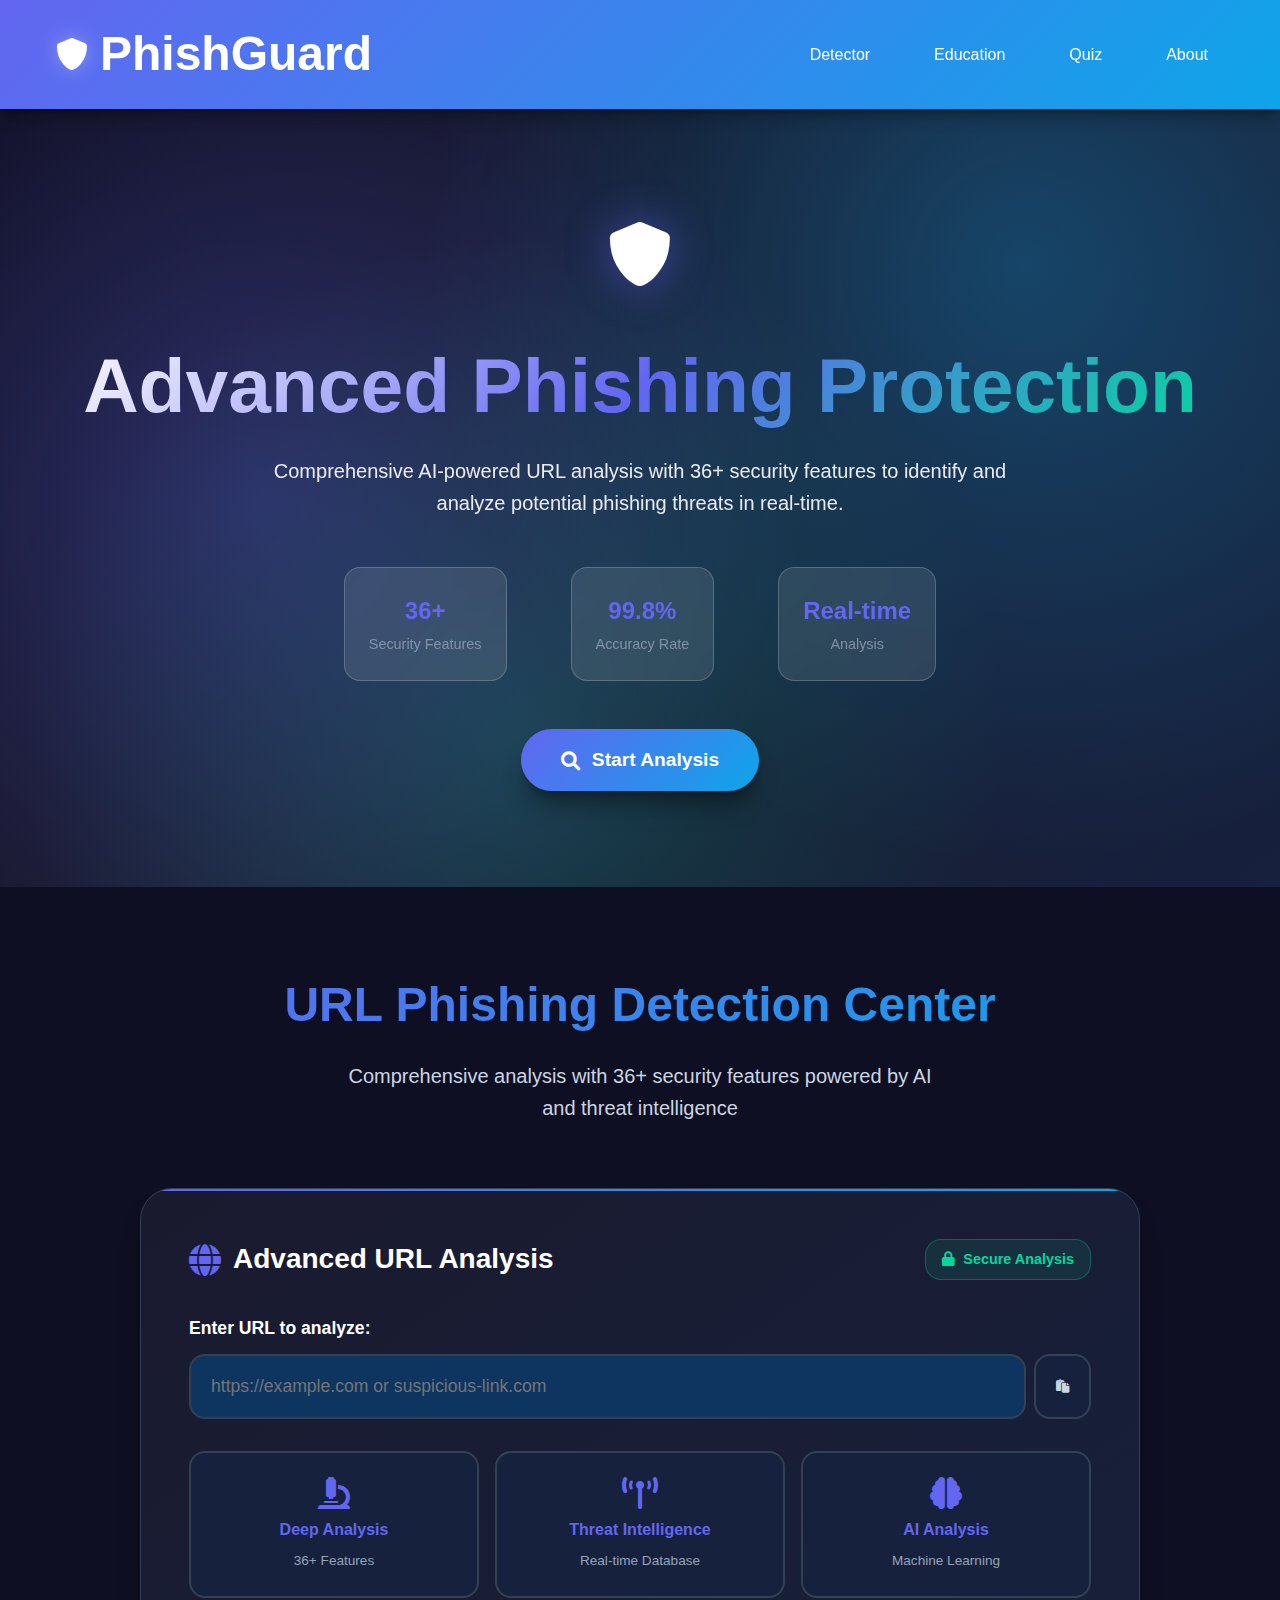
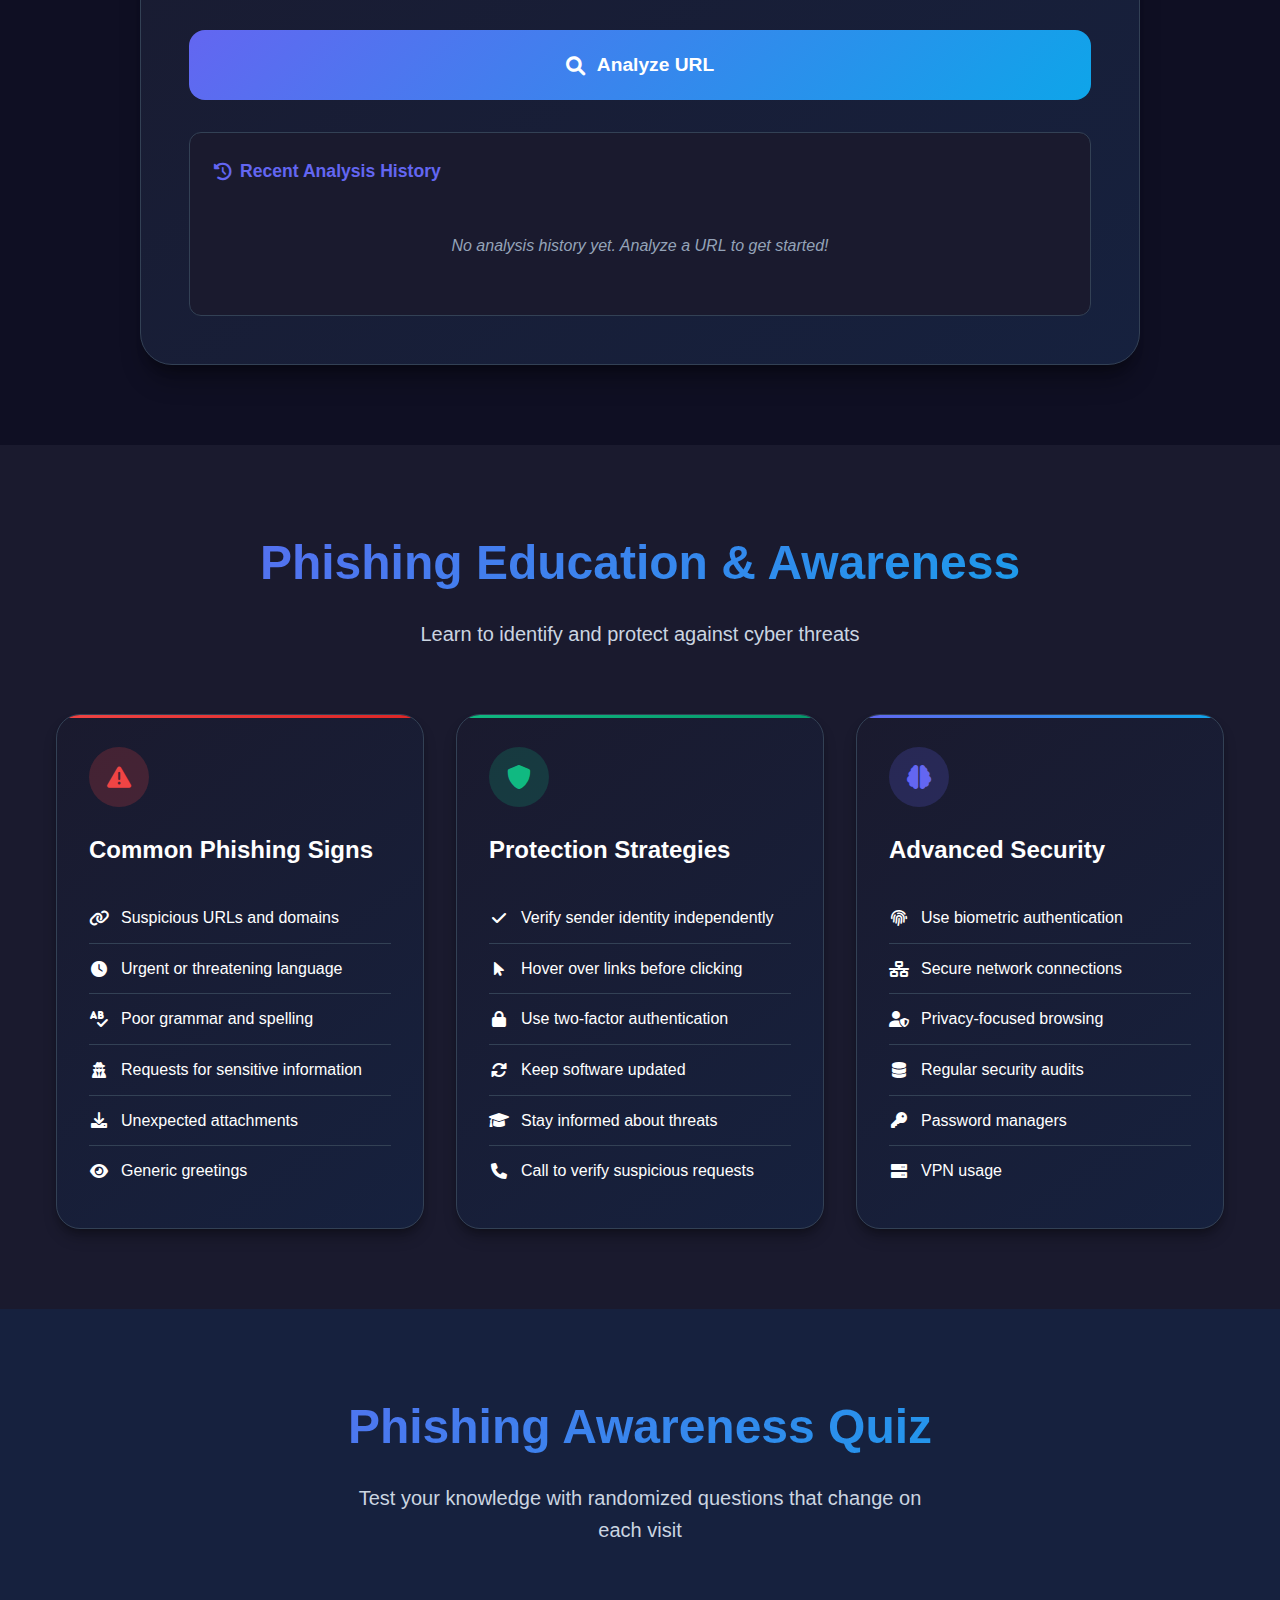
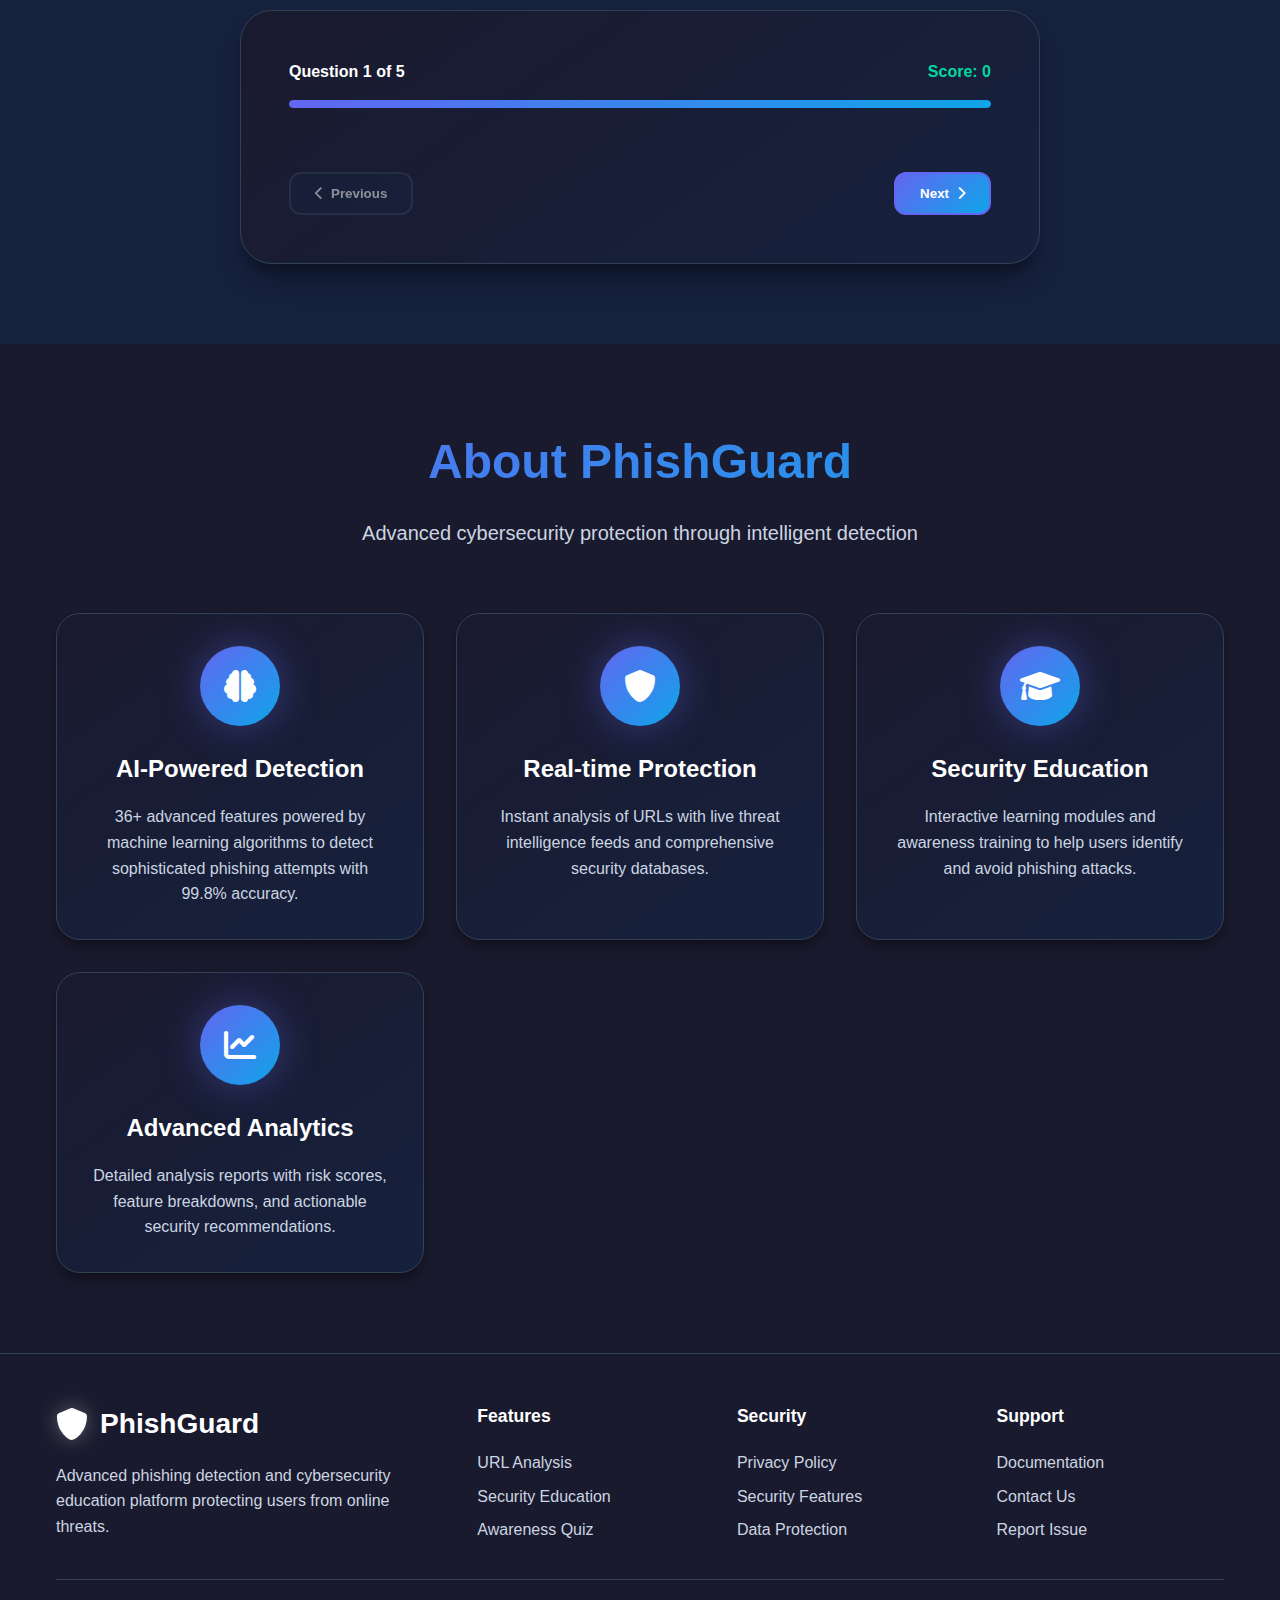
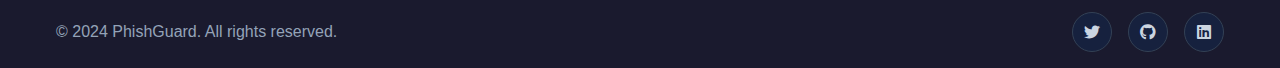
<file: index.html>
<!DOCTYPE html>
<html lang="en">
<head>
    <meta charset="UTF-8">
    <meta name="viewport" content="width=device-width, initial-scale=1.0">
    <title>PhishGuard - Advanced Phishing Detection System</title>
    <link rel="stylesheet" href="style.css">
    <link href="https://cdnjs.cloudflare.com/ajax/libs/font-awesome/6.0.0/css/all.min.css" rel="stylesheet">
    <meta name="description" content="AI-powered phishing detection and security education to protect users from cyber threats">
</head>
<body>
    <!-- Header -->
    <header class="header">
        <div class="container">
            <div class="nav-wrapper">
                <div class="logo">
                    <i class="fas fa-shield-alt"></i>
                    <h1>PhishGuard</h1>
                </div>
                <nav class="nav-desktop">
                    <a href="#detector" onclick="scrollToSection('detector')">Detector</a>
                    <a href="#education" onclick="scrollToSection('education')">Education</a>
                    <a href="#quiz" onclick="scrollToSection('quiz')">Quiz</a>
                    <a href="#about" onclick="scrollToSection('about')">About</a>
                </nav>
                <button class="menu-toggle" onclick="toggleMobileMenu()">
                    <i class="fas fa-bars" id="menu-icon"></i>
                </button>
            </div>
            <nav class="nav-mobile" id="mobileNav">
                <a href="#detector" onclick="scrollToSection('detector')">Detector</a>
                <a href="#education" onclick="scrollToSection('education')">Education</a>
                <a href="#quiz" onclick="scrollToSection('quiz')">Quiz</a>
                <a href="#about" onclick="scrollToSection('about')">About</a>
            </nav>
        </div>
    </header>

    <!-- Hero Section -->
    <section class="hero">
        <div class="hero-bg"></div>
        <div class="container">
            <div class="hero-content">
                <div class="hero-icon">
                    <i class="fas fa-shield-alt"></i>
                </div>
                <h2 class="hero-title">Advanced Phishing Protection</h2>
                <p class="hero-subtitle">Comprehensive AI-powered URL analysis with 36+ security features to identify and analyze potential phishing threats in real-time.</p>
                <div class="hero-stats">
                    <div class="stat-item">
                        <span class="stat-number">36+</span>
                        <span class="stat-label">Security Features</span>
                    </div>
                    <div class="stat-item">
                        <span class="stat-number">99.8%</span>
                        <span class="stat-label">Accuracy Rate</span>
                    </div>
                    <div class="stat-item">
                        <span class="stat-number">Real-time</span>
                        <span class="stat-label">Analysis</span>
                    </div>
                </div>
                <button class="hero-btn" onclick="scrollToSection('detector')">
                    <i class="fas fa-search"></i>
                    Start Analysis
                </button>
            </div>
        </div>
    </section>

    <!-- URL Detection Center -->
    <section id="detector" class="detection-section">
        <div class="container">
            <div class="section-header">
                <h3>URL Phishing Detection Center</h3>
                <p>Comprehensive analysis with 36+ security features powered by AI and threat intelligence</p>
            </div>

            <div class="detection-card">
                <div class="card-header">
                    <h4><i class="fas fa-globe"></i> Advanced URL Analysis</h4>
                    <div class="security-badge">
                        <i class="fas fa-lock"></i>
                        <span>Secure Analysis</span>
                    </div>
                </div>
                
                <div class="input-section">
                    <div class="input-group">
                        <label for="urlInput">Enter URL to analyze:</label>
                        <div class="input-wrapper">
                            <input type="url" id="urlInput" placeholder="https://example.com or suspicious-link.com" class="url-input">
                            <button class="paste-btn" onclick="pasteFromClipboard()">
                                <i class="fas fa-paste"></i>
                            </button>
                        </div>
                    </div>
                    
                    <div class="analysis-options">
                        <div class="option-grid">
                            <label class="option-card">
                                <input type="checkbox" id="deepAnalysis" checked>
                                <div class="option-content">
                                    <i class="fas fa-microscope"></i>
                                    <span>Deep Analysis</span>
                                    <small>36+ Features</small>
                                </div>
                            </label>
                            <label class="option-card">
                                <input type="checkbox" id="realTimeCheck" checked>
                                <div class="option-content">
                                    <i class="fas fa-broadcast-tower"></i>
                                    <span>Threat Intelligence</span>
                                    <small>Real-time Database</small>
                                </div>
                            </label>
                            <label class="option-card">
                                <input type="checkbox" id="advancedFeatures" checked>
                                <div class="option-content">
                                    <i class="fas fa-brain"></i>
                                    <span>AI Analysis</span>
                                    <small>Machine Learning</small>
                                </div>
                            </label>
                        </div>
                    </div>
                    
                    <button class="analyze-btn" onclick="analyzeURL()">
                        <i class="fas fa-search"></i>
                        <span>Analyze URL</span>
                        <div class="btn-glow"></div>
                    </button>
                </div>
                
                <div id="urlResults" class="results-container hidden"></div>
                
                <!-- History Section -->
                <div class="history-section">
                    <h4><i class="fas fa-history"></i> Recent Analysis History</h4>
                    <div id="historyContainer" class="history-container">
                        <p class="no-history">No analysis history yet. Analyze a URL to get started!</p>
                    </div>
                </div>
            </div>
        </div>
    </section>

    <!-- Education Section -->
    <section id="education" class="education-section">
        <div class="container">
            <div class="section-header">
                <h3>Phishing Education & Awareness</h3>
                <p>Learn to identify and protect against cyber threats</p>
            </div>

            <div class="education-grid">
                <!-- Phishing Warning Signs -->
                <div class="edu-card danger-card">
                    <div class="card-icon danger">
                        <i class="fas fa-exclamation-triangle"></i>
                    </div>
                    <h4>Common Phishing Signs</h4>
                    <ul class="warning-list">
                        <li><i class="fas fa-link"></i> Suspicious URLs and domains</li>
                        <li><i class="fas fa-clock"></i> Urgent or threatening language</li>
                        <li><i class="fas fa-spell-check"></i> Poor grammar and spelling</li>
                        <li><i class="fas fa-user-secret"></i> Requests for sensitive information</li>
                        <li><i class="fas fa-download"></i> Unexpected attachments</li>
                        <li><i class="fas fa-eye"></i> Generic greetings</li>
                    </ul>
                </div>

                <!-- Protection Tips -->
                <div class="edu-card success-card">
                    <div class="card-icon success">
                        <i class="fas fa-shield-alt"></i>
                    </div>
                    <h4>Protection Strategies</h4>
                    <ul class="protection-list">
                        <li><i class="fas fa-check"></i> Verify sender identity independently</li>
                        <li><i class="fas fa-mouse-pointer"></i> Hover over links before clicking</li>
                        <li><i class="fas fa-lock"></i> Use two-factor authentication</li>
                        <li><i class="fas fa-sync-alt"></i> Keep software updated</li>
                        <li><i class="fas fa-graduation-cap"></i> Stay informed about threats</li>
                        <li><i class="fas fa-phone"></i> Call to verify suspicious requests</li>
                    </ul>
                </div>

                <!-- Advanced Security -->
                <div class="edu-card info-card">
                    <div class="card-icon info">
                        <i class="fas fa-brain"></i>
                    </div>
                    <h4>Advanced Security</h4>
                    <ul class="security-list">
                        <li><i class="fas fa-fingerprint"></i> Use biometric authentication</li>
                        <li><i class="fas fa-network-wired"></i> Secure network connections</li>
                        <li><i class="fas fa-user-shield"></i> Privacy-focused browsing</li>
                        <li><i class="fas fa-database"></i> Regular security audits</li>
                        <li><i class="fas fa-key"></i> Password managers</li>
                        <li><i class="fas fa-server"></i> VPN usage</li>
                    </ul>
                </div>
            </div>
        </div>
    </section>

    <!-- Interactive Quiz -->
    <section id="quiz" class="quiz-section">
        <div class="container">
            <div class="section-header">
                <h3>Phishing Awareness Quiz</h3>
                <p>Test your knowledge with randomized questions that change on each visit</p>
            </div>

            <div class="quiz-container">
                <div class="quiz-card">
                    <div class="quiz-header">
                        <div class="quiz-progress">
                            <div class="progress-info">
                                <span>Question <span id="currentQuestion">1</span> of <span id="totalQuestions">5</span></span>
                                <span class="score-display">Score: <span id="quizScore">0</span></span>
                            </div>
                            <div class="progress-bar">
                                <div class="progress-fill" id="progressBar"></div>
                            </div>
                        </div>
                    </div>

                    <div id="quizContainer" class="quiz-content">
                        <h4 id="questionText" class="question-text"></h4>
                        <div id="optionsContainer" class="options-container"></div>
                        <div class="quiz-navigation">
                            <button id="prevBtn" class="nav-btn secondary" onclick="previousQuestion()" disabled>
                                <i class="fas fa-chevron-left"></i> Previous
                            </button>
                            <button id="nextBtn" class="nav-btn primary" onclick="nextQuestion()">
                                Next <i class="fas fa-chevron-right"></i>
                            </button>
                        </div>
                    </div>

                    <div id="quizResults" class="quiz-results hidden">
                        <div class="results-content">
                            <div class="results-icon">
                                <i class="fas fa-trophy"></i>
                            </div>
                            <h4>Quiz Complete!</h4>
                            <div class="score-circle" id="scoreDisplay">
                                <div class="score-number">0%</div>
                            </div>
                            <p id="scoreMessage" class="score-message"></p>
                            <div class="results-stats">
                                <div class="stat">
                                    <span class="stat-number" id="correctAnswers">0</span>
                                    <span class="stat-label">Correct</span>
                                </div>
                                <div class="stat">
                                    <span class="stat-number" id="incorrectAnswers">0</span>
                                    <span class="stat-label">Incorrect</span>
                                </div>
                                <div class="stat">
                                    <span class="stat-number" id="accuracyRate">0%</span>
                                    <span class="stat-label">Accuracy</span>
                                </div>
                            </div>
                            <button class="restart-btn" onclick="restartQuiz()">
                                <i class="fas fa-redo"></i> Take Quiz Again
                            </button>
                        </div>
                    </div>
                </div>
            </div>
        </div>
    </section>

    <!-- About Section -->
    <section id="about" class="about-section">
        <div class="container">
            <div class="section-header">
                <h3>About PhishGuard</h3>
                <p>Advanced cybersecurity protection through intelligent detection</p>
            </div>

            <div class="features-grid">
                <div class="feature-card">
                    <div class="feature-icon">
                        <i class="fas fa-brain"></i>
                    </div>
                    <h4>AI-Powered Detection</h4>
                    <p>36+ advanced features powered by machine learning algorithms to detect sophisticated phishing attempts with 99.8% accuracy.</p>
                </div>

                <div class="feature-card">
                    <div class="feature-icon">
                        <i class="fas fa-shield-alt"></i>
                    </div>
                    <h4>Real-time Protection</h4>
                    <p>Instant analysis of URLs with live threat intelligence feeds and comprehensive security databases.</p>
                </div>

                <div class="feature-card">
                    <div class="feature-icon">
                        <i class="fas fa-graduation-cap"></i>
                    </div>
                    <h4>Security Education</h4>
                    <p>Interactive learning modules and awareness training to help users identify and avoid phishing attacks.</p>
                </div>

                <div class="feature-card">
                    <div class="feature-icon">
                        <i class="fas fa-chart-line"></i>
                    </div>
                    <h4>Advanced Analytics</h4>
                    <p>Detailed analysis reports with risk scores, feature breakdowns, and actionable security recommendations.</p>
                </div>
            </div>
        </div>
    </section>

    <!-- Footer -->
    <footer class="footer">
        <div class="container">
            <div class="footer-content">
                <div class="footer-brand">
                    <div class="logo">
                        <i class="fas fa-shield-alt"></i>
                        <h3>PhishGuard</h3>
                    </div>
                    <p>Advanced phishing detection and cybersecurity education platform protecting users from online threats.</p>
                </div>
                
                <div class="footer-links">
                    <div class="link-group">
                        <h4>Features</h4>
                        <a href="#detector">URL Analysis</a>
                        <a href="#education">Security Education</a>
                        <a href="#quiz">Awareness Quiz</a>
                    </div>
                    
                    <div class="link-group">
                        <h4>Security</h4>
                        <a href="#">Privacy Policy</a>
                        <a href="#">Security Features</a>
                        <a href="#">Data Protection</a>
                    </div>
                    
                    <div class="link-group">
                        <h4>Support</h4>
                        <a href="#">Documentation</a>
                        <a href="#">Contact Us</a>
                        <a href="#">Report Issue</a>
                    </div>
                </div>
            </div>
            
            <div class="footer-bottom">
                <p>&copy; 2024 PhishGuard. All rights reserved.</p>
                <div class="footer-social">
                    <a href="#" aria-label="Twitter"><i class="fab fa-twitter"></i></a>
                    <a href="#" aria-label="GitHub"><i class="fab fa-github"></i></a>
                    <a href="#" aria-label="LinkedIn"><i class="fab fa-linkedin"></i></a>
                </div>
            </div>
        </div>
    </footer>

    <!-- Loading Overlay -->
    <div id="loadingOverlay" class="loading-overlay hidden">
        <div class="loading-spinner">
            <div class="spinner"></div>
            <p id="loadingText">Analyzing...</p>
        </div>
    </div>

    <script src="feature_script.js"></script>
    <script src="script.js"></script>
    
    <!-- Toast Container -->
    <div id="toastContainer" class="toast-container"></div>
</body>
</html>
</file>
<file: style.css>
/* PhishGuard - Modern Cybersecurity Design System */

* {
    margin: 0;
    padding: 0;
    box-sizing: border-box;
}

:root {
    /* Color Palette */
    --primary: #6366f1;
    --primary-light: #818cf8;
    --primary-dark: #4f46e5;
    --secondary: #0ea5e9;
    --accent: #06d6a0;
    
    /* Security Status Colors */
    --safe: #10b981;
    --warning: #f59e0b;
    --danger: #ef4444;
    --critical: #dc2626;
    
    /* Neutral Colors */
    --background: #0f0f23;
    --surface: #1a1a2e;
    --surface-2: #16213e;
    --surface-3: #0e3460;
    --text-primary: #ffffff;
    --text-secondary: #cbd5e1;
    --text-light: #94a3b8;
    --border: #334155;
    --border-light: #475569;
    
    /* Gradients */
    --gradient-primary: linear-gradient(135deg, #6366f1, #0ea5e9);
    --gradient-hero: linear-gradient(135deg, #0f0f23 0%, #1a1a2e 50%, #16213e 100%);
    --gradient-safe: linear-gradient(90deg, #10b981, #059669);
    --gradient-warning: linear-gradient(90deg, #f59e0b, #d97706);
    --gradient-danger: linear-gradient(90deg, #ef4444, #dc2626);
    --gradient-card: linear-gradient(145deg, #1a1a2e, #16213e);
    
    /* Shadows */
    --shadow-sm: 0 1px 2px 0 rgb(0 0 0 / 0.3);
    --shadow: 0 4px 6px -1px rgb(0 0 0 / 0.3), 0 2px 4px -1px rgb(0 0 0 / 0.2);
    --shadow-lg: 0 10px 15px -3px rgb(0 0 0 / 0.3), 0 4px 6px -2px rgb(0 0 0 / 0.2);
    --shadow-xl: 0 20px 25px -5px rgb(0 0 0 / 0.3), 0 10px 10px -5px rgb(0 0 0 / 0.2);
    --shadow-glow: 0 0 40px rgba(99, 102, 241, 0.4);
    --shadow-glow-accent: 0 0 30px rgba(6, 214, 160, 0.3);
    
    /* Animations */
    --transition: all 0.3s cubic-bezier(0.4, 0, 0.2, 1);
    --transition-fast: all 0.15s cubic-bezier(0.4, 0, 0.2, 1);
}

body {
    font-family: -apple-system, BlinkMacSystemFont, 'Segoe UI', Roboto, 'Helvetica Neue', Arial, sans-serif;
    line-height: 1.6;
    color: var(--text-primary);
    background: var(--background);
    overflow-x: hidden;
}

.container {
    max-width: 1200px;
    margin: 0 auto;
    padding: 0 1rem;
}

/* Header */
.header {
    background: var(--gradient-primary);
    color: white;
    position: sticky;
    top: 0;
    z-index: 1000;
    box-shadow: var(--shadow-lg);
    backdrop-filter: blur(10px);
}

.nav-wrapper {
    display: flex;
    justify-content: space-between;
    align-items: center;
    padding: 1rem 0;
}

.logo {
    display: flex;
    align-items: center;
    gap: 0.75rem;
    font-size: 1.5rem;
    font-weight: bold;
}

.logo i {
    font-size: 2rem;
    filter: drop-shadow(0 0 10px rgba(255, 255, 255, 0.3));
}

.nav-desktop {
    display: none;
    gap: 2rem;
}

.nav-desktop a {
    color: white;
    text-decoration: none;
    font-weight: 500;
    transition: var(--transition);
    padding: 0.5rem 1rem;
    border-radius: 0.5rem;
    position: relative;
}

.nav-desktop a:hover {
    background: rgba(255, 255, 255, 0.1);
    transform: translateY(-1px);
}

.nav-desktop a:before {
    content: '';
    position: absolute;
    bottom: -2px;
    left: 50%;
    width: 0;
    height: 2px;
    background: var(--accent);
    transition: var(--transition);
    transform: translateX(-50%);
}

.nav-desktop a:hover:before {
    width: 100%;
}

.menu-toggle {
    background: none;
    border: none;
    color: white;
    font-size: 1.5rem;
    cursor: pointer;
    padding: 0.5rem;
    transition: var(--transition);
}

.menu-toggle:hover {
    transform: scale(1.1);
}

.nav-mobile {
    display: none;
    flex-direction: column;
    gap: 1rem;
    padding: 1rem 0;
    border-top: 1px solid rgba(255, 255, 255, 0.2);
    margin-top: 1rem;
}

.nav-mobile.active {
    display: flex;
    animation: slideDown 0.3s ease-out;
}

.nav-mobile a {
    color: white;
    text-decoration: none;
    padding: 0.75rem;
    border-radius: 0.5rem;
    transition: var(--transition);
}

.nav-mobile a:hover {
    background: rgba(255, 255, 255, 0.1);
}

/* Hero Section */
.hero {
    background: var(--gradient-hero);
    color: white;
    padding: 6rem 0;
    position: relative;
    overflow: hidden;
}

.hero-bg {
    position: absolute;
    inset: 0;
    background: 
        radial-gradient(circle at 20% 50%, rgba(99, 102, 241, 0.3) 0%, transparent 50%),
        radial-gradient(circle at 80% 20%, rgba(14, 165, 233, 0.3) 0%, transparent 50%),
        radial-gradient(circle at 40% 80%, rgba(6, 214, 160, 0.2) 0%, transparent 50%);
    animation: float 20s ease-in-out infinite;
}

.hero-content {
    position: relative;
    z-index: 1;
    text-align: center;
    animation: fadeInUp 0.8s ease-out;
}

.hero-icon {
    font-size: 4rem;
    margin-bottom: 2rem;
    filter: drop-shadow(0 0 20px rgba(99, 102, 241, 0.5));
    animation: pulse 3s ease-in-out infinite;
}

.hero-title {
    font-size: clamp(3rem, 6vw, 5rem);
    font-weight: 900;
    margin-bottom: 1.5rem;
    background: linear-gradient(135deg, #ffffff, #6366f1, #06d6a0);
    -webkit-background-clip: text;
    -webkit-text-fill-color: transparent;
    background-clip: text;
    line-height: 1.2;
}

.hero-subtitle {
    font-size: 1.25rem;
    margin-bottom: 3rem;
    opacity: 0.9;
    max-width: 800px;
    margin-left: auto;
    margin-right: auto;
}

.hero-stats {
    display: flex;
    justify-content: center;
    gap: 3rem;
    margin-bottom: 3rem;
    flex-wrap: wrap;
}

.stat-item {
    text-align: center;
    padding: 1rem;
    border-radius: 1rem;
    background: rgba(255, 255, 255, 0.1);
    backdrop-filter: blur(10px);
    border: 1px solid rgba(255, 255, 255, 0.2);
}

.stat-number {
    display: block;
    font-size: 2rem;
    font-weight: bold;
    color: var(--accent);
}

.stat-label {
    font-size: 0.9rem;
    opacity: 0.8;
}

.hero-btn {
    background: var(--gradient-primary);
    color: white;
    border: none;
    padding: 1.25rem 2.5rem;
    font-size: 1.2rem;
    font-weight: 600;
    border-radius: 2rem;
    cursor: pointer;
    transition: var(--transition);
    display: inline-flex;
    align-items: center;
    gap: 0.75rem;
    box-shadow: var(--shadow-xl);
    position: relative;
    overflow: hidden;
}

.hero-btn:before {
    content: '';
    position: absolute;
    inset: 0;
    background: linear-gradient(45deg, transparent, rgba(255, 255, 255, 0.2), transparent);
    transform: translateX(-100%);
    transition: transform 0.6s;
}

.hero-btn:hover:before {
    transform: translateX(100%);
}

.hero-btn:hover {
    transform: translateY(-3px) scale(1.05);
    box-shadow: var(--shadow-glow);
}

/* Section Styles */
.detection-section,
.education-section,
.quiz-section,
.about-section {
    padding: 5rem 0;
}

.education-section,
.about-section {
    background: var(--surface);
}

.quiz-section {
    background: var(--surface-2);
}

.section-header {
    text-align: center;
    margin-bottom: 4rem;
}

.section-header h3 {
    font-size: 3rem;
    font-weight: 900;
    background: var(--gradient-primary);
    -webkit-background-clip: text;
    -webkit-text-fill-color: transparent;
    background-clip: text;
    margin-bottom: 1rem;
}

.section-header p {
    font-size: 1.25rem;
    color: var(--text-secondary);
    max-width: 600px;
    margin: 0 auto;
}

/* Detection Card */
.detection-card {
    background: var(--gradient-card);
    border-radius: 2rem;
    padding: 3rem;
    box-shadow: var(--shadow-xl);
    transition: var(--transition);
    max-width: 1000px;
    margin: 0 auto;
    border: 1px solid var(--border);
    position: relative;
    overflow: hidden;
}

.detection-card:before {
    content: '';
    position: absolute;
    top: 0;
    left: 0;
    right: 0;
    height: 2px;
    background: var(--gradient-primary);
}

.detection-card:hover {
    transform: translateY(-5px);
    box-shadow: var(--shadow-glow);
}

.card-header {
    display: flex;
    justify-content: space-between;
    align-items: center;
    margin-bottom: 2rem;
    flex-wrap: wrap;
    gap: 1rem;
}

.card-header h4 {
    font-size: 1.75rem;
    font-weight: bold;
    display: flex;
    align-items: center;
    gap: 0.75rem;
    color: var(--text-primary);
}

.card-header h4 i {
    color: var(--primary);
    font-size: 2rem;
}

.security-badge {
    display: flex;
    align-items: center;
    gap: 0.5rem;
    background: rgba(6, 214, 160, 0.1);
    color: var(--accent);
    padding: 0.5rem 1rem;
    border-radius: 1rem;
    font-size: 0.9rem;
    font-weight: 600;
    border: 1px solid rgba(6, 214, 160, 0.3);
}

/* Input Section */
.input-section {
    margin-bottom: 2rem;
}

.input-group {
    margin-bottom: 2rem;
}

.input-group label {
    display: block;
    margin-bottom: 0.75rem;
    font-weight: 600;
    color: var(--text-primary);
    font-size: 1.1rem;
}

.input-wrapper {
    position: relative;
    display: flex;
    gap: 0.5rem;
}

.url-input {
    flex: 1;
    padding: 1.25rem;
    border: 2px solid var(--border);
    border-radius: 1rem;
    font-size: 1.1rem;
    transition: var(--transition);
    background: var(--surface-3);
    color: var(--text-primary);
}

.url-input:focus {
    outline: none;
    border-color: var(--primary);
    box-shadow: 0 0 0 3px rgba(99, 102, 241, 0.2);
}

.paste-btn {
    background: var(--surface-2);
    border: 2px solid var(--border);
    border-radius: 1rem;
    padding: 1.25rem;
    cursor: pointer;
    transition: var(--transition);
    color: var(--text-secondary);
}

.paste-btn:hover {
    background: var(--primary);
    color: white;
    border-color: var(--primary);
}

/* Analysis Options */
.analysis-options {
    margin: 2rem 0;
}

.option-grid {
    display: grid;
    grid-template-columns: repeat(auto-fit, minmax(200px, 1fr));
    gap: 1rem;
}

.option-card {
    background: var(--surface-2);
    border: 2px solid var(--border);
    border-radius: 1rem;
    padding: 1.5rem;
    cursor: pointer;
    transition: var(--transition);
    display: block;
}

.option-card:hover {
    border-color: var(--primary);
    background: var(--surface-3);
    transform: translateY(-2px);
}

.option-card input[type="checkbox"] {
    position: absolute;
    opacity: 0;
}

.option-card input[type="checkbox"]:checked + .option-content {
    color: var(--primary);
}

.option-card input[type="checkbox"]:checked {
    border-color: var(--primary);
}

.option-content {
    text-align: center;
    transition: var(--transition);
}

.option-content i {
    font-size: 2rem;
    margin-bottom: 0.5rem;
    display: block;
    color: var(--primary);
}

.option-content span {
    display: block;
    font-weight: 600;
    margin-bottom: 0.25rem;
}

.option-content small {
    color: var(--text-light);
    font-size: 0.85rem;
}

/* Analyze Button */
.analyze-btn {
    width: 100%;
    background: var(--gradient-primary);
    color: white;
    border: none;
    padding: 1.5rem 2rem;
    border-radius: 1rem;
    cursor: pointer;
    transition: var(--transition);
    font-weight: 700;
    font-size: 1.2rem;
    display: flex;
    align-items: center;
    justify-content: center;
    gap: 0.75rem;
    position: relative;
    overflow: hidden;
}

.analyze-btn:hover {
    transform: translateY(-3px);
    box-shadow: var(--shadow-glow);
}

.btn-glow {
    position: absolute;
    inset: 0;
    background: linear-gradient(45deg, transparent, rgba(255, 255, 255, 0.2), transparent);
    transform: translateX(-100%);
    transition: transform 0.6s;
}

.analyze-btn:hover .btn-glow {
    transform: translateX(100%);
}

/* Results Container */
.results-container {
    margin-top: 2rem;
    padding: 2rem;
    background: var(--surface-2);
    border-radius: 1.5rem;
    border: 1px solid var(--border);
    animation: fadeIn 0.5s ease-out;
}

.results-container.hidden {
    display: none;
}

.results-header {
    display: flex;
    align-items: center;
    justify-content: space-between;
    margin-bottom: 2rem;
    flex-wrap: wrap;
    gap: 1rem;
}

.results-header h5 {
    font-size: 1.5rem;
    font-weight: bold;
    color: var(--text-primary);
}

.analysis-badge {
    background: var(--gradient-primary);
    color: white;
    padding: 0.5rem 1rem;
    border-radius: 1rem;
    font-size: 0.9rem;
    font-weight: 600;
}

.risk-display {
    display: grid;
    grid-template-columns: 1fr 2fr;
    gap: 2rem;
    margin-bottom: 2rem;
}

.risk-score {
    text-align: center;
    padding: 2rem;
    background: var(--surface-3);
    border-radius: 1rem;
    border: 1px solid var(--border);
}

.risk-icon {
    font-size: 4rem;
    margin-bottom: 1rem;
}

.safe-icon { color: var(--safe); }
.warning-icon { color: var(--warning); }
.danger-icon { color: var(--danger); }
.critical-icon { color: var(--critical); }

.risk-level {
    font-size: 1.5rem;
    font-weight: bold;
    margin-bottom: 0.5rem;
}

.safe-text { color: var(--safe); }
.warning-text { color: var(--warning); }
.danger-text { color: var(--danger); }
.critical-text { color: var(--critical); }

.score-text {
    font-size: 1.2rem;
    color: var(--text-secondary);
    margin-bottom: 1rem;
}

.progress-bar-container {
    width: 100%;
    height: 8px;
    background: var(--surface);
    border-radius: 4px;
    overflow: hidden;
}

.progress-bar-fill {
    height: 100%;
    transition: width 1s ease-out;
    border-radius: 4px;
}

.safe { background: var(--gradient-safe); }
.warning { background: var(--gradient-warning); }
.danger { background: var(--gradient-danger); }
.critical { background: var(--gradient-danger); }

.analysis-details {
    background: var(--surface-3);
    padding: 2rem;
    border-radius: 1rem;
    border: 1px solid var(--border);
}

.analysis-details h6 {
    font-size: 1.2rem;
    font-weight: bold;
    margin-bottom: 1rem;
    color: var(--text-primary);
}

.detail-grid {
    display: grid;
    gap: 0.75rem;
}

.detail-item {
    padding: 0.75rem;
    background: var(--surface);
    border-radius: 0.5rem;
    border: 1px solid var(--border);
}

.detail-item strong {
    color: var(--primary);
}

/* Warnings List */
.warnings-list {
    margin: 2rem 0;
    padding: 2rem;
    background: rgba(239, 68, 68, 0.1);
    border-radius: 1rem;
    border: 1px solid rgba(239, 68, 68, 0.3);
}

.warnings-list h6 {
    font-size: 1.2rem;
    font-weight: bold;
    margin-bottom: 1rem;
    color: var(--danger);
    display: flex;
    align-items: center;
    gap: 0.5rem;
}

.warning-item {
    display: flex;
    align-items: center;
    gap: 0.75rem;
    padding: 0.75rem;
    background: var(--surface);
    border-radius: 0.5rem;
    margin-bottom: 0.5rem;
    border: 1px solid var(--border);
}

.warning-item i {
    color: var(--warning);
}

/* Features Analysis */
.features-analysis {
    margin-top: 2rem;
    padding: 2rem;
    background: var(--surface-3);
    border-radius: 1rem;
    border: 1px solid var(--border);
}

.features-analysis h6 {
    font-size: 1.2rem;
    font-weight: bold;
    margin-bottom: 1rem;
    color: var(--text-primary);
}

.features-grid {
    display: grid;
    grid-template-columns: repeat(auto-fit, minmax(250px, 1fr));
    gap: 1rem;
}

.feature-item {
    display: flex;
    justify-content: space-between;
    align-items: center;
    padding: 1rem;
    background: var(--surface);
    border-radius: 0.5rem;
    border: 1px solid var(--border);
}

.feature-name {
    font-weight: 500;
}

.feature-status {
    padding: 0.25rem 0.75rem;
    border-radius: 1rem;
    font-size: 0.85rem;
    font-weight: 600;
}

.feature-status.pass {
    background: rgba(16, 185, 129, 0.2);
    color: var(--safe);
}

.feature-status.fail {
    background: rgba(239, 68, 68, 0.2);
    color: var(--danger);
}

/* Education Section */
.education-grid {
    display: grid;
    grid-template-columns: repeat(auto-fit, minmax(350px, 1fr));
    gap: 2rem;
}

.edu-card {
    background: var(--gradient-card);
    border-radius: 1.5rem;
    padding: 2rem;
    box-shadow: var(--shadow-lg);
    transition: var(--transition);
    border: 1px solid var(--border);
    position: relative;
    overflow: hidden;
}

.edu-card:before {
    content: '';
    position: absolute;
    top: 0;
    left: 0;
    right: 0;
    height: 3px;
}

.danger-card:before { background: var(--gradient-danger); }
.success-card:before { background: var(--gradient-safe); }
.info-card:before { background: var(--gradient-primary); }

.edu-card:hover {
    transform: translateY(-5px);
    box-shadow: var(--shadow-glow);
}

.card-icon {
    width: 60px;
    height: 60px;
    border-radius: 50%;
    display: flex;
    align-items: center;
    justify-content: center;
    margin-bottom: 1.5rem;
    font-size: 1.5rem;
}

.card-icon.danger {
    background: rgba(239, 68, 68, 0.2);
    color: var(--danger);
}

.card-icon.success {
    background: rgba(16, 185, 129, 0.2);
    color: var(--safe);
}

.card-icon.info {
    background: rgba(99, 102, 241, 0.2);
    color: var(--primary);
}

.edu-card h4 {
    font-size: 1.5rem;
    font-weight: bold;
    margin-bottom: 1.5rem;
    color: var(--text-primary);
}

.edu-card ul {
    list-style: none;
    padding: 0;
}

.edu-card li {
    display: flex;
    align-items: center;
    gap: 0.75rem;
    padding: 0.75rem 0;
    border-bottom: 1px solid var(--border);
    transition: var(--transition);
}

.edu-card li:last-child {
    border-bottom: none;
}

.edu-card li:hover {
    color: var(--primary);
    transform: translateX(5px);
}

.edu-card li i {
    width: 20px;
    text-align: center;
}

/* Quiz Section */
.quiz-container {
    max-width: 800px;
    margin: 0 auto;
}

.quiz-card {
    background: var(--gradient-card);
    border-radius: 2rem;
    padding: 3rem;
    box-shadow: var(--shadow-xl);
    border: 1px solid var(--border);
}

.quiz-header {
    margin-bottom: 2rem;
}

.quiz-progress {
    margin-bottom: 2rem;
}

.progress-info {
    display: flex;
    justify-content: space-between;
    align-items: center;
    margin-bottom: 1rem;
    font-weight: 600;
}

.score-display {
    color: var(--accent);
}

.progress-bar {
    width: 100%;
    height: 8px;
    background: var(--surface);
    border-radius: 4px;
    overflow: hidden;
}

.progress-fill {
    height: 100%;
    background: var(--gradient-primary);
    transition: width 0.5s ease-out;
    border-radius: 4px;
}

.question-text {
    font-size: 1.5rem;
    font-weight: 600;
    margin-bottom: 2rem;
    color: var(--text-primary);
    line-height: 1.4;
}

.options-container {
    display: grid;
    gap: 1rem;
    margin-bottom: 2rem;
}

.option-button {
    background: var(--surface-2);
    border: 2px solid var(--border);
    border-radius: 1rem;
    padding: 1.5rem;
    cursor: pointer;
    transition: var(--transition);
    text-align: left;
    font-size: 1rem;
    color: var(--text-primary);
}

.option-button:hover {
    border-color: var(--primary);
    background: var(--surface-3);
    transform: translateY(-2px);
}

.option-button.selected {
    border-color: var(--primary);
    background: rgba(99, 102, 241, 0.1);
    color: var(--primary);
}

.quiz-navigation {
    display: flex;
    justify-content: space-between;
    gap: 1rem;
}

.nav-btn {
    background: var(--surface-2);
    border: 2px solid var(--border);
    color: var(--text-primary);
    padding: 0.75rem 1.5rem;
    border-radius: 0.75rem;
    cursor: pointer;
    transition: var(--transition);
    font-weight: 600;
    display: flex;
    align-items: center;
    gap: 0.5rem;
}

.nav-btn:disabled {
    opacity: 0.5;
    cursor: not-allowed;
    transform: none;
}

.nav-btn.primary {
    background: var(--gradient-primary);
    color: white;
    border-color: var(--primary);
}

.nav-btn.secondary:hover:not(:disabled) {
    border-color: var(--text-light);
    background: var(--surface-3);
}

.nav-btn.primary:hover:not(:disabled) {
    transform: translateY(-2px);
    box-shadow: var(--shadow-glow);
}

/* Quiz Results */
.quiz-results {
    text-align: center;
    padding: 2rem;
}

.quiz-results.hidden {
    display: none;
}

.results-content {
    max-width: 500px;
    margin: 0 auto;
}

.results-icon {
    font-size: 4rem;
    color: var(--accent);
    margin-bottom: 1rem;
    animation: bounce 1s ease-out;
}

.quiz-results h4 {
    font-size: 2rem;
    font-weight: bold;
    margin-bottom: 1.5rem;
    color: var(--text-primary);
}

.score-circle {
    width: 120px;
    height: 120px;
    border-radius: 50%;
    background: var(--gradient-primary);
    display: flex;
    align-items: center;
    justify-content: center;
    margin: 0 auto 1.5rem;
    box-shadow: var(--shadow-glow);
}

.score-number {
    font-size: 2rem;
    font-weight: bold;
    color: white;
}

.score-message {
    font-size: 1.2rem;
    margin-bottom: 2rem;
    color: var(--text-secondary);
}

.results-stats {
    display: flex;
    justify-content: center;
    gap: 2rem;
    margin-bottom: 2rem;
}

.stat {
    text-align: center;
    padding: 1rem;
    background: var(--surface-2);
    border-radius: 1rem;
    border: 1px solid var(--border);
}

.stat-number {
    display: block;
    font-size: 1.5rem;
    font-weight: bold;
    color: var(--primary);
}

.stat-label {
    font-size: 0.9rem;
    color: var(--text-light);
}

.restart-btn {
    background: var(--gradient-primary);
    color: white;
    border: none;
    padding: 1rem 2rem;
    border-radius: 1rem;
    cursor: pointer;
    transition: var(--transition);
    font-weight: 600;
    font-size: 1rem;
    display: inline-flex;
    align-items: center;
    gap: 0.5rem;
}

.restart-btn:hover {
    transform: translateY(-2px);
    box-shadow: var(--shadow-glow);
}

/* About Section */
.features-grid {
    display: grid;
    grid-template-columns: repeat(auto-fit, minmax(280px, 1fr));
    gap: 2rem;
}

.feature-card {
    background: var(--gradient-card);
    border-radius: 1.5rem;
    padding: 2rem;
    box-shadow: var(--shadow-lg);
    transition: var(--transition);
    border: 1px solid var(--border);
    text-align: center;
}

.feature-card:hover {
    transform: translateY(-5px);
    box-shadow: var(--shadow-glow);
}

.feature-icon {
    width: 80px;
    height: 80px;
    border-radius: 50%;
    background: var(--gradient-primary);
    display: flex;
    align-items: center;
    justify-content: center;
    margin: 0 auto 1.5rem;
    font-size: 2rem;
    color: white;
    box-shadow: var(--shadow-glow);
}

.feature-card h4 {
    font-size: 1.5rem;
    font-weight: bold;
    margin-bottom: 1rem;
    color: var(--text-primary);
}

.feature-card p {
    color: var(--text-secondary);
    line-height: 1.6;
}

/* Footer */
.footer {
    background: var(--surface);
    padding: 3rem 0 1rem;
    border-top: 1px solid var(--border);
}

.footer-content {
    display: grid;
    grid-template-columns: 1fr 2fr;
    gap: 3rem;
    margin-bottom: 2rem;
}

.footer-brand {
    max-width: 400px;
}

.footer-brand .logo {
    margin-bottom: 1rem;
}

.footer-brand p {
    color: var(--text-secondary);
    line-height: 1.6;
}

.footer-links {
    display: grid;
    grid-template-columns: repeat(auto-fit, minmax(150px, 1fr));
    gap: 2rem;
}

.link-group h4 {
    font-size: 1.1rem;
    font-weight: bold;
    margin-bottom: 1rem;
    color: var(--text-primary);
}

.link-group a {
    display: block;
    color: var(--text-secondary);
    text-decoration: none;
    padding: 0.25rem 0;
    transition: var(--transition);
}

.link-group a:hover {
    color: var(--primary);
    transform: translateX(5px);
}

.footer-bottom {
    display: flex;
    justify-content: space-between;
    align-items: center;
    padding-top: 2rem;
    border-top: 1px solid var(--border);
    flex-wrap: wrap;
    gap: 1rem;
}

.footer-bottom p {
    color: var(--text-light);
}

.footer-social {
    display: flex;
    gap: 1rem;
}

.footer-social a {
    display: flex;
    align-items: center;
    justify-content: center;
    width: 40px;
    height: 40px;
    background: var(--surface-2);
    color: var(--text-secondary);
    border-radius: 50%;
    text-decoration: none;
    transition: var(--transition);
    border: 1px solid var(--border);
}

.footer-social a:hover {
    background: var(--primary);
    color: white;
    transform: translateY(-2px);
}

/* Loading Overlay */
.loading-overlay {
    position: fixed;
    inset: 0;
    background: rgba(15, 15, 35, 0.95);
    backdrop-filter: blur(10px);
    display: flex;
    align-items: center;
    justify-content: center;
    z-index: 9999;
    animation: fadeIn 0.3s ease-out;
}

.loading-overlay.hidden {
    display: none;
}

.loading-spinner {
    text-align: center;
}

.spinner {
    width: 60px;
    height: 60px;
    border: 4px solid var(--surface-2);
    border-top: 4px solid var(--primary);
    border-radius: 50%;
    animation: spin 1s linear infinite;
    margin: 0 auto 1rem;
}

.loading-overlay p {
    font-size: 1.2rem;
    color: var(--text-primary);
    font-weight: 600;
}

/* Animations */
@keyframes fadeIn {
    from { opacity: 0; }
    to { opacity: 1; }
}

@keyframes fadeInUp {
    from {
        opacity: 0;
        transform: translateY(30px);
    }
    to {
        opacity: 1;
        transform: translateY(0);
    }
}

@keyframes slideDown {
    from {
        opacity: 0;
        transform: translateY(-10px);
    }
    to {
        opacity: 1;
        transform: translateY(0);
    }
}

@keyframes float {
    0%, 100% { transform: translateY(0px); }
    50% { transform: translateY(-20px); }
}

@keyframes pulse {
    0%, 100% { transform: scale(1); }
    50% { transform: scale(1.05); }
}

@keyframes spin {
    0% { transform: rotate(0deg); }
    100% { transform: rotate(360deg); }
}

@keyframes bounce {
    0%, 20%, 50%, 80%, 100% { transform: translateY(0); }
    40% { transform: translateY(-10px); }
    60% { transform: translateY(-5px); }
}

/* Responsive Design */
@media (min-width: 768px) {
    .nav-desktop {
        display: flex;
    }
    
    .menu-toggle {
        display: none;
    }

    .hero-stats {
        gap: 4rem;
    }

    .stat-item {
        padding: 1.5rem;
    }
}

@media (max-width: 767px) {
    .container {
        padding: 0 1rem;
    }

    .hero {
        padding: 4rem 0;
    }

    .hero-title {
        font-size: 2.5rem;
    }

    .hero-stats {
        gap: 1rem;
    }

    .stat-item {
        padding: 0.75rem;
        min-width: 100px;
    }

    .stat-number {
        font-size: 1.5rem;
    }

    .detection-card,
    .quiz-card {
        padding: 2rem;
    }

    .card-header {
        flex-direction: column;
        align-items: flex-start;
    }

    .risk-display {
        grid-template-columns: 1fr;
        gap: 1rem;
    }

    .option-grid {
        grid-template-columns: 1fr;
    }

    .footer-content {
        grid-template-columns: 1fr;
        gap: 2rem;
    }

    .footer-bottom {
        flex-direction: column;
        text-align: center;
    }

    .features-grid {
        grid-template-columns: 1fr;
    }

    .education-grid {
        grid-template-columns: 1fr;
    }

    .results-stats {
        gap: 1rem;
    }

    .quiz-navigation {
        flex-direction: column;
    }
}

@media (max-width: 480px) {
    .detection-card,
    .quiz-card {
        padding: 1.5rem;
    }

    .section-header h3 {
        font-size: 2rem;
    }

    .hero-btn {
        padding: 1rem 2rem;
        font-size: 1rem;
    }
}

/* History Section Styles */
.history-section {
    margin-top: 2rem;
    padding: 1.5rem;
    background: var(--surface);
    border-radius: 12px;
    border: 1px solid var(--border);
}

.history-section h4 {
    color: var(--primary);
    margin-bottom: 1rem;
    font-size: 1.1rem;
    display: flex;
    align-items: center;
    gap: 0.5rem;
}

.history-container {
    max-height: 300px;
    overflow-y: auto;
}

.no-history {
    text-align: center;
    color: var(--text-light);
    font-style: italic;
    padding: 2rem;
}

.history-item {
    display: flex;
    justify-content: space-between;
    align-items: center;
    padding: 1rem;
    margin-bottom: 0.5rem;
    background: var(--surface-2);
    border-radius: 8px;
    border-left: 4px solid transparent;
    transition: var(--transition);
}

.history-item:hover {
    transform: translateX(4px);
    box-shadow: var(--shadow);
}

.history-info {
    flex: 1;
    min-width: 0;
}

.url-preview {
    font-weight: 500;
    color: var(--text-primary);
    margin-bottom: 0.25rem;
    overflow: hidden;
    text-overflow: ellipsis;
    white-space: nowrap;
}

.history-meta {
    display: flex;
    gap: 1rem;
    align-items: center;
}

.timestamp {
    font-size: 0.85rem;
    color: var(--text-light);
}

.risk-badge {
    padding: 0.25rem 0.5rem;
    border-radius: 12px;
    font-size: 0.75rem;
    font-weight: 600;
    text-transform: uppercase;
}

.risk-badge.low {
    background: rgba(16, 185, 129, 0.2);
    color: var(--safe);
}

.risk-badge.medium {
    background: rgba(245, 158, 11, 0.2);
    color: var(--warning);
}

.risk-badge.high {
    background: rgba(239, 68, 68, 0.2);
    color: var(--danger);
}

.risk-badge.critical {
    background: rgba(220, 38, 38, 0.2);
    color: var(--critical);
}

.risk-score-mini {
    font-weight: bold;
    color: var(--primary);
    font-size: 0.9rem;
    min-width: 50px;
    text-align: right;
}

/* Analysis Results Styles */
.analysis-results {
    background: var(--surface);
    border-radius: 12px;
    padding: 1.5rem;
    border: 1px solid var(--border);
}

.result-header {
    display: flex;
    align-items: center;
    gap: 1rem;
    margin-bottom: 1rem;
    padding-bottom: 1rem;
    border-bottom: 1px solid var(--border);
}

.result-icon {
    width: 50px;
    height: 50px;
    border-radius: 50%;
    display: flex;
    align-items: center;
    justify-content: center;
    font-size: 1.5rem;
}

.result-icon.low {
    background: rgba(16, 185, 129, 0.2);
    color: var(--safe);
}

.result-icon.medium {
    background: rgba(245, 158, 11, 0.2);
    color: var(--warning);
}

.result-icon.high {
    background: rgba(239, 68, 68, 0.2);
    color: var(--danger);
}

.result-icon.critical {
    background: rgba(220, 38, 38, 0.2);
    color: var(--critical);
}

.result-info {
    flex: 1;
}

.result-info h4 {
    margin: 0 0 0.25rem 0;
    color: var(--text-primary);
}

.analyzed-url {
    color: var(--text-light);
    font-size: 0.9rem;
    word-break: break-all;
}

.risk-score {
    text-align: center;
}

.score-label {
    display: block;
    font-size: 0.8rem;
    color: var(--text-light);
    margin-bottom: 0.25rem;
}

.score-value {
    font-size: 1.5rem;
    font-weight: bold;
}

.risk-level-indicator {
    padding: 1rem;
    border-radius: 8px;
    margin-bottom: 1rem;
    display: flex;
    align-items: center;
    gap: 0.5rem;
    font-weight: 600;
}

.risk-level-indicator.low {
    background: rgba(16, 185, 129, 0.1);
    color: var(--safe);
    border: 1px solid rgba(16, 185, 129, 0.3);
}

.risk-level-indicator.medium {
    background: rgba(245, 158, 11, 0.1);
    color: var(--warning);
    border: 1px solid rgba(245, 158, 11, 0.3);
}

.risk-level-indicator.high {
    background: rgba(239, 68, 68, 0.1);
    color: var(--danger);
    border: 1px solid rgba(239, 68, 68, 0.3);
}

.risk-level-indicator.critical {
    background: rgba(220, 38, 38, 0.1);
    color: var(--critical);
    border: 1px solid rgba(220, 38, 38, 0.3);
}

.warnings-section {
    margin-bottom: 1rem;
}

.warnings-section h5 {
    color: var(--danger);
    margin-bottom: 0.5rem;
    display: flex;
    align-items: center;
    gap: 0.5rem;
}

.warnings-list {
    list-style: none;
    padding: 0;
}

.warnings-list li {
    padding: 0.5rem;
    background: rgba(239, 68, 68, 0.1);
    border-left: 3px solid var(--danger);
    margin-bottom: 0.5rem;
    border-radius: 4px;
}

.analysis-details h5 {
    color: var(--primary);
    margin-bottom: 0.5rem;
    display: flex;
    align-items: center;
    gap: 0.5rem;
}

.details-grid {
    display: grid;
    grid-template-columns: repeat(auto-fit, minmax(200px, 1fr));
    gap: 1rem;
}

.detail-item {
    display: flex;
    justify-content: space-between;
    padding: 0.5rem;
    background: var(--surface-2);
    border-radius: 6px;
}

.detail-label {
    color: var(--text-light);
    font-size: 0.9rem;
}

.detail-value {
    font-weight: 500;
    color: var(--text-primary);
}

/* Additional responsive styles */
@media (max-width: 768px) {
    .history-item {
        flex-direction: column;
        align-items: flex-start;
        gap: 0.5rem;
    }
    
    .risk-score-mini {
        align-self: flex-end;
    }
    
    .result-header {
        flex-direction: column;
        text-align: center;
    }
    
    .details-grid {
        grid-template-columns: 1fr;
    }
}

/* Toast Notification Styles */
.toast-container {
    position: fixed;
    top: 20px;
    right: 20px;
    z-index: 10000;
    display: flex;
    flex-direction: column;
    gap: 10px;
}

.toast {
    display: flex;
    align-items: center;
    gap: 12px;
    padding: 12px 16px;
    background: var(--surface);
    border: 1px solid var(--border);
    border-radius: 8px;
    box-shadow: var(--shadow-lg);
    min-width: 300px;
    max-width: 400px;
    transform: translateX(100%);
    opacity: 0;
    transition: all 0.3s ease;
}

.toast.show {
    transform: translateX(0);
    opacity: 1;
}

.toast-content {
    display: flex;
    align-items: center;
    gap: 8px;
    flex: 1;
}

.toast-success {
    border-left: 4px solid var(--safe);
}

.toast-success .fas {
    color: var(--safe);
}

.toast-error {
    border-left: 4px solid var(--danger);
}

.toast-error .fas {
    color: var(--danger);
}

.toast-warning {
    border-left: 4px solid var(--warning);
}

.toast-warning .fas {
    color: var(--warning);
}

.toast-info {
    border-left: 4px solid var(--primary);
}

.toast-info .fas {
    color: var(--primary);
}

.toast-close {
    background: none;
    border: none;
    color: var(--text-light);
    cursor: pointer;
    padding: 4px;
    border-radius: 4px;
    transition: var(--transition);
}

.toast-close:hover {
    background: var(--surface-2);
    color: var(--text-primary);
}

@media (max-width: 768px) {
    .toast-container {
        left: 20px;
        right: 20px;
        top: 20px;
    }
    
    .toast {
        min-width: auto;
        max-width: none;
    }
}
</file>
